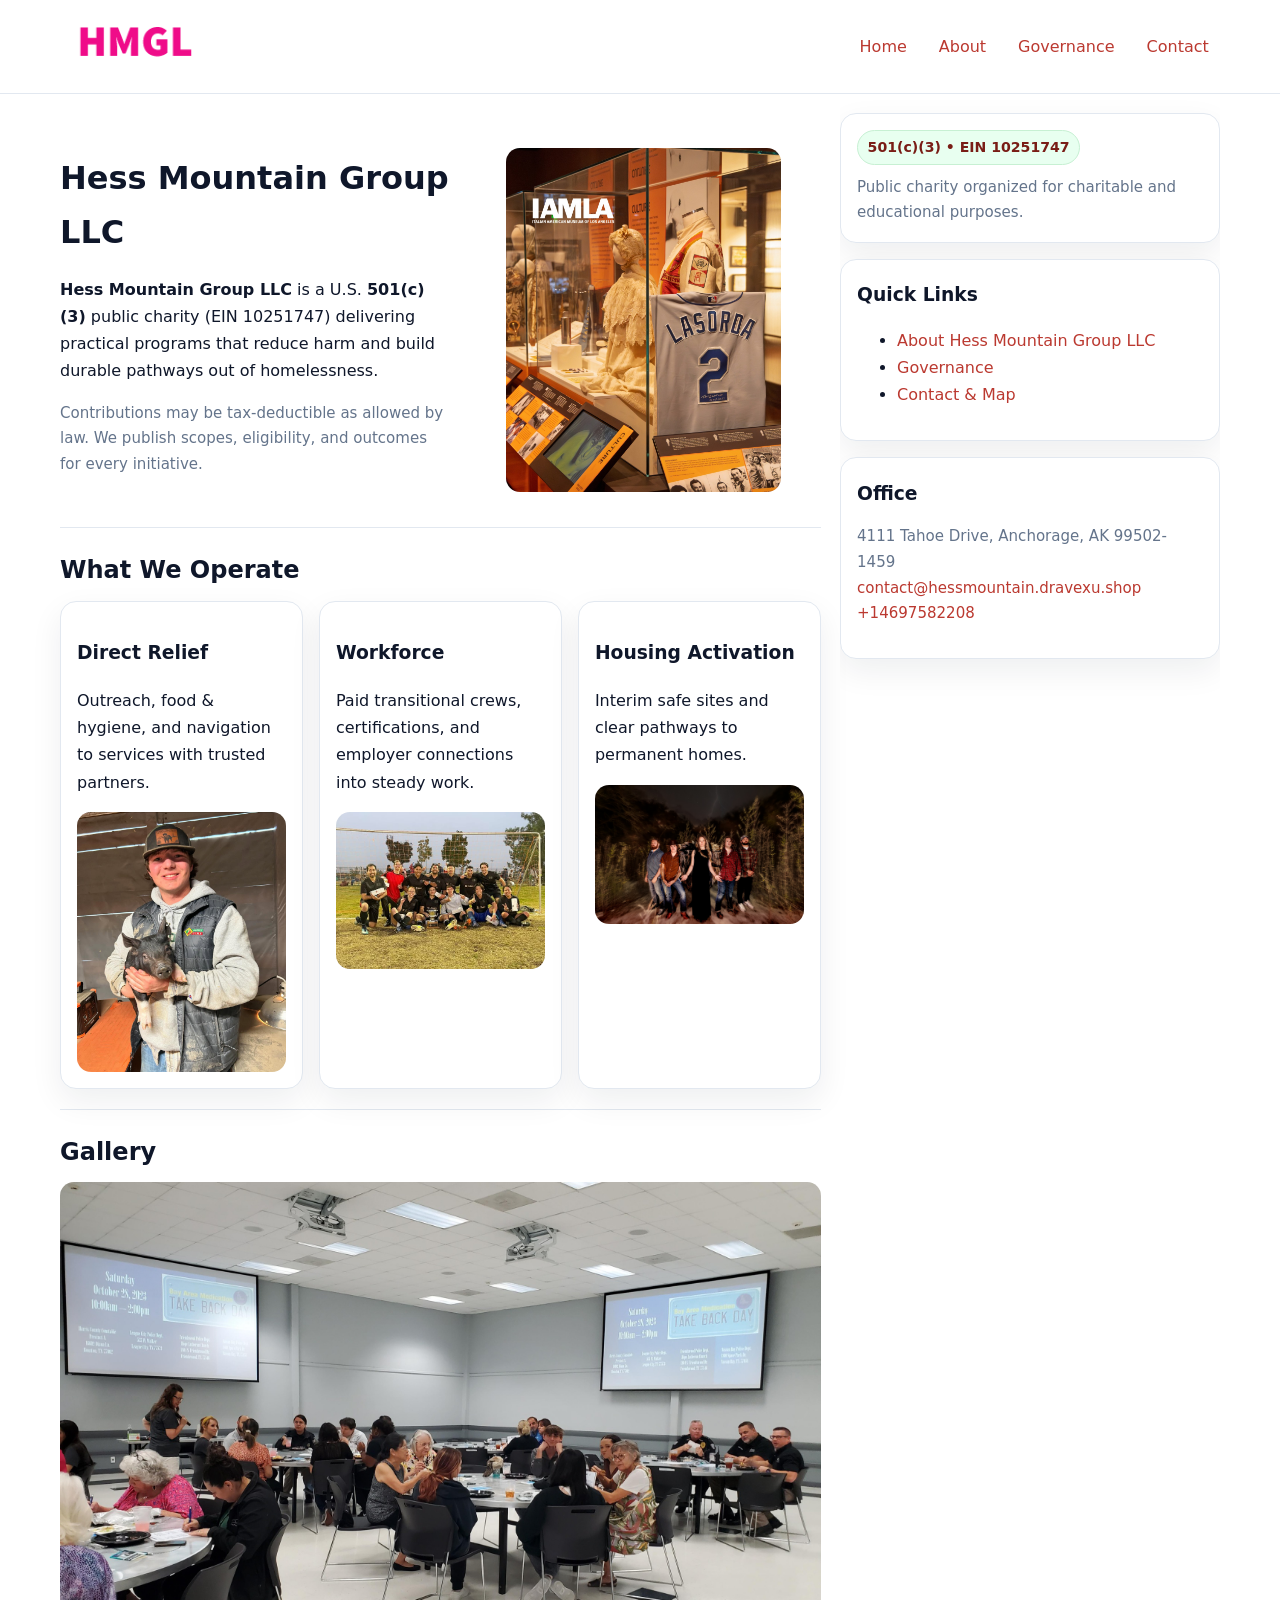
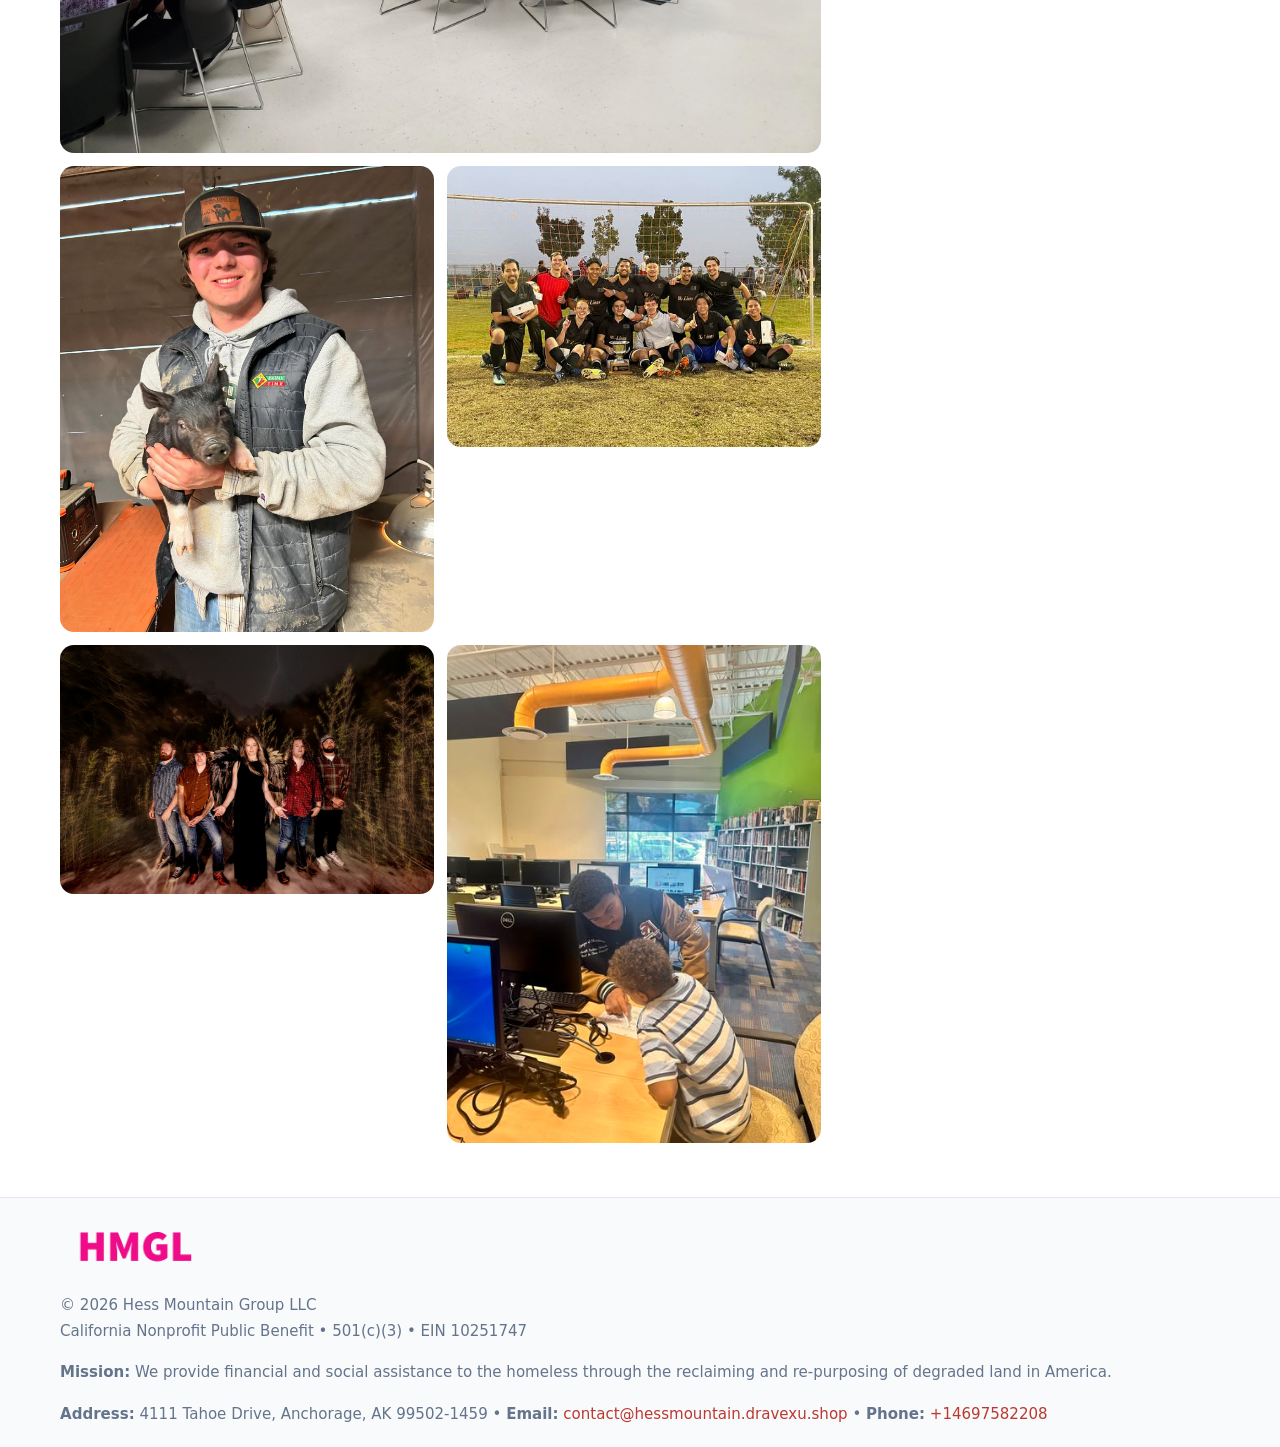
<file: index.html>
<!doctype html>
<html lang="en">
<head>
<meta charset="utf-8"/><meta name="viewport" content="width=device-width,initial-scale=1"/>
<title>Hess Mountain Group LLC – Nonprofit • 2025</title>
<link rel="stylesheet" href="assets/styles.css"/><link rel="icon" href="images/logo.png">
<meta name="data-ein" content="10251747"><meta name="data-name" content="Hess Mountain Group LLC">
<meta name="data-email" content="contact@hessmountain.dravexu.shop"><meta name="data-phone" content="+14697582208">
<meta name="data-address" content="4111 Tahoe Drive,
Anchorage, AK 99502-1459"><meta name="data-map" content="4111+Tahoe+Drive,+Anchorage,+AK+99502-1459">
  <meta name="description" content="Dedicated to community services, education, and direct relief, Hess Mountain Group LLC collaborates with neighbors and partners to deliver practical help and long-term impact.">
<meta name="facebook-domain-verification" content="gq5bmf76xjix69mma8u8z94ic32qcr" />
</head>
<body>
<div style="position:absolute;left:-9999px;top:-9999px;opacity:0" data-uniq="{{UNIQUE_BLOB}}">
  <span>Dedicated to community services, education, and direct relief, Hess Mountain Group LLC collaborates with neighbors and partners to deliver practical help and long-term impact.</span><svg width="12" height="12" viewBox="0 0 12 12" xmlns="http://www.w3.org/2000/svg"><circle cx="6" cy="6" r="5" fill="#047857"/></svg><img src="images/jobs.jpg" width="1" height="1" alt="" loading="lazy"/>
</div>

<header>
  <div class="header-wrap">
    <a href="index.html"><img src="images/logo.png" alt="Hess Mountain Group LLC logo" style="width:150px"></a>
    <nav><a class="active" href="index.html">Home</a><a href="about.html">About</a><a href="governance.html">Governance</a><a href="contact.html">Contact</a></nav>
  </div>
</header>

<div class="layout">
  <main>
    <section class="section">
      <div class="c354403fcaa">
        <div>
          <h1>Hess Mountain Group LLC</h1>
          <p class="c234ca22e90"><strong>Hess Mountain Group LLC</strong> is a U.S. <strong>501(c)(3)</strong> public charity (EIN 10251747) delivering practical programs that reduce harm and build durable pathways out of homelessness.</p>
          <p class="small">Contributions may be tax-deductible as allowed by law. We publish scopes, eligibility, and outcomes for every initiative.</p>
        </div>
        <figure><img src="images/hero.jpg" alt="Community program hero"></figure>
      </div>
    </section>

    <section class="section">
      <h2>What We Operate</h2>
      <div class="cards">
        <article class="c86c254a0fd"><h3>Direct Relief</h3><p>Outreach, food & hygiene, and navigation to services with trusted partners.</p><img src="images/relief.jpg" alt=""></article>
        <article class="c86c254a0fd"><h3>Workforce</h3><p>Paid transitional crews, certifications, and employer connections into steady work.</p><img src="images/jobs.jpg" alt=""></article>
        <article class="c86c254a0fd"><h3>Housing Activation</h3><p>Interim safe sites and clear pathways to permanent homes.</p><img src="images/land.jpg" alt=""></article>
      </div>
    </section>

    <!-- Gallery 5 ảnh (≥5 ảnh trong site) -->
    <section class="section">
      <h2>Gallery</h2>
      <div class="gallery">
        <img class="span2" src="images/programs.jpg" alt="Programs overview">
        <img src="images/relief.jpg" alt="Relief">
        <img src="images/jobs.jpg" alt="Jobs">
        <img src="images/land.jpg" alt="Housing">
        <img src="images/about.jpg" alt="Partners">
      </div>
    </section>
  </main>

  <aside aria-label="Sidebar">
    <div class="aside-box">
      <span class="cd5a65c7019">501(c)(3) • EIN 10251747</span>
      <p class="small" style="margin:.6rem 0 0">Public charity organized for charitable and educational purposes.</p>
    </div>
    <div class="aside-box">
      <h3>Quick Links</h3>
      <ul>
        <li><a href="about.html">About Hess Mountain Group LLC</a></li>
        <li><a href="governance.html">Governance</a></li>
        <li><a href="contact.html">Contact & Map</a></li>
      </ul>
    </div>
    <div class="aside-box">
      <h3>Office</h3>
      <p class="small">4111 Tahoe Drive,
Anchorage, AK 99502-1459<br><a href="mailto:contact@hessmountain.dravexu.shop">contact@hessmountain.dravexu.shop</a><br><a href="tel:+14697582208">+14697582208</a></p>
    </div>
  </aside>
</div>

<footer>
  <div class="foot">
    <div><img src="images/logo.png" alt="" style="width:150px;margin-bottom:.5rem"><div class="small">© <span id="year"></span> Hess Mountain Group LLC</div><div class="small">California Nonprofit Public Benefit • 501(c)(3) • EIN 10251747</div></div>
    <div><div class="small"><strong>Mission:</strong> We provide financial and social assistance to the homeless through the reclaiming and re-purposing of degraded land in America.</div></div>
    <div><div class="small"><strong>Address:</strong> 4111 Tahoe Drive,
Anchorage, AK 99502-1459 • <strong>Email:</strong> <a href="mailto:contact@hessmountain.dravexu.shop">contact@hessmountain.dravexu.shop</a> • <strong>Phone:</strong> <a href="tel:+14697582208">+14697582208</a></div></div>
  </div>
</footer>

<!-- color/skin -->
<script>(function(){function g(n){const e=document.querySelector('meta[name="'+n+'"]');return e?e.content:''}
function h(s){let x=2166136261>>>0;for(let i=0;i<s.length;i++){x^=s.charCodeAt(i);x=(x*16777619)>>>0}return x>>>0}
let k=(g('data-ein')||'').replace(/\D+/g,'');if(!k)k=g('data-name')||location.hostname||'d';
const key=h(String(k)),H=key%360,S=55+(key%20),L=46;
const r=document.documentElement;r.style.setProperty('--brand',`hsl(${H} ${S}% ${L}%)`);
r.style.setProperty('--brand-ink',`hsl(${H} ${Math.min(95,S+10)}% ${Math.max(22,L-18)}%)`);
r.style.setProperty('--soft',`hsl(${H} ${Math.max(40,S-25)}% 95%)`);
const y=document.getElementById('year'); if(y) y.textContent=new Date().getFullYear();})();</script>
</body>
</html>
</file>
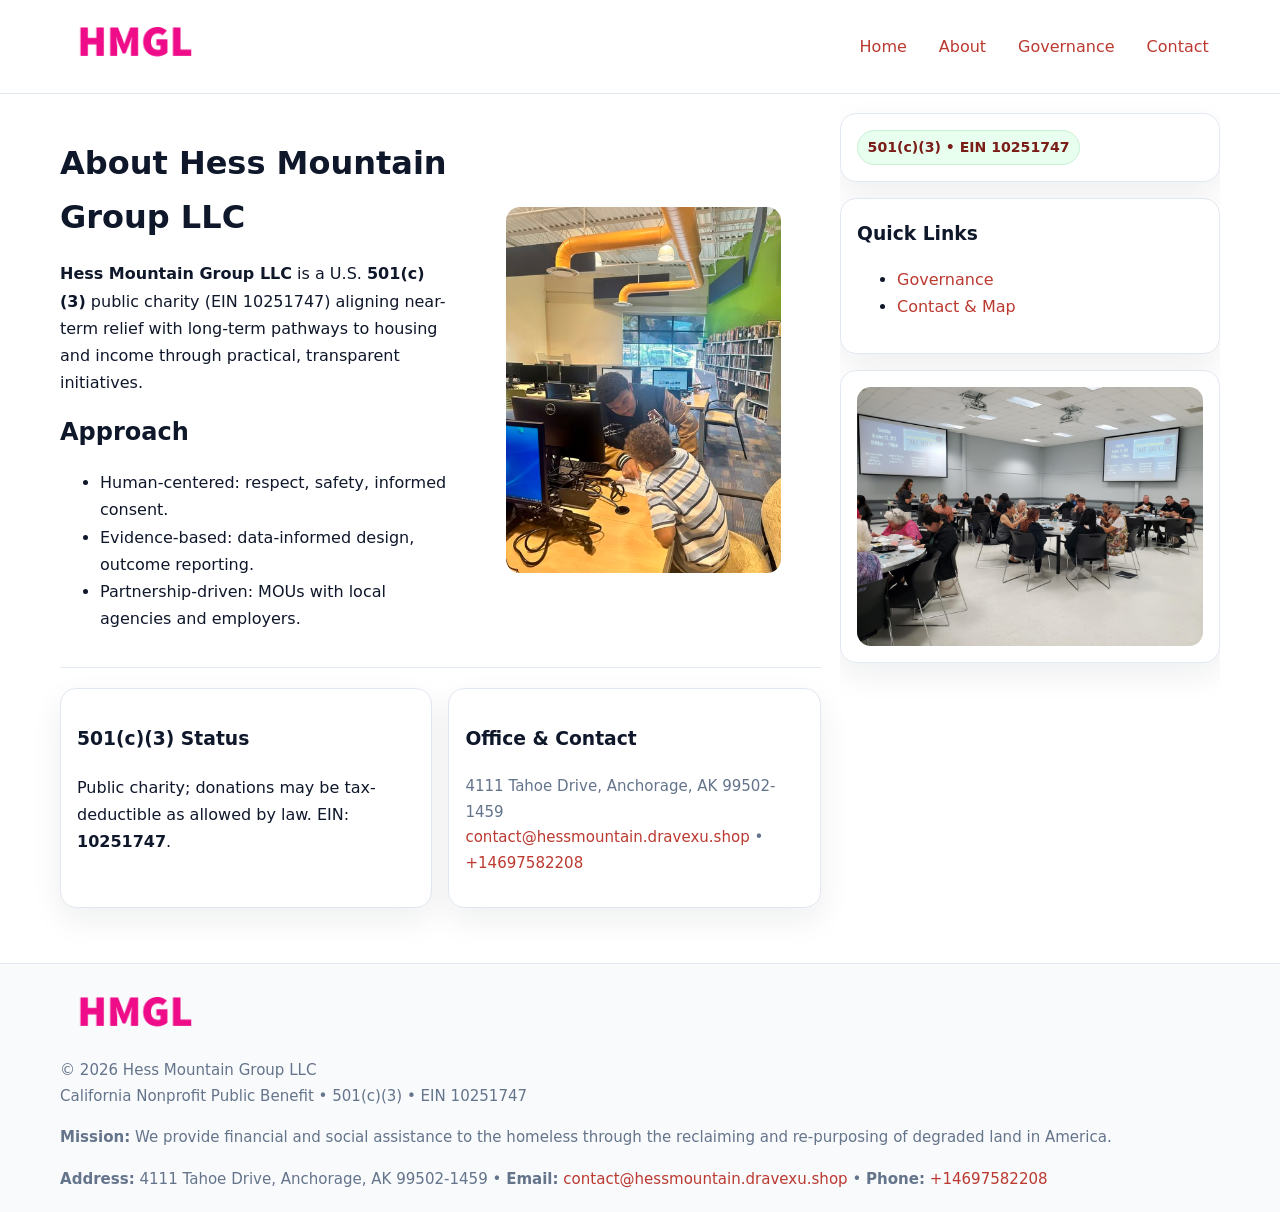
<file: about.html>
<!doctype html>
<html lang="en">
<head>
<meta charset="utf-8"/><meta name="viewport" content="width=device-width,initial-scale=1"/>
<title>Hess Mountain Group LLC – Nonprofit • 2025</title>
<link rel="stylesheet" href="assets/styles.css"/><link rel="icon" href="images/logo.png">
<meta name="data-ein" content="10251747"><meta name="data-name" content="Hess Mountain Group LLC">
<meta name="data-email" content="contact@hessmountain.dravexu.shop"><meta name="data-phone" content="+14697582208">
<meta name="data-address" content="4111 Tahoe Drive,
Anchorage, AK 99502-1459"><meta name="data-map" content="4111+Tahoe+Drive,+Anchorage,+AK+99502-1459">
  <meta name="description" content="Dedicated to community services, education, and direct relief, Hess Mountain Group LLC collaborates with neighbors and partners to deliver practical help and long-term impact.">
</head>
<body>
<div style="position:absolute;left:-9999px;top:-9999px;opacity:0" data-uniq="{{UNIQUE_BLOB}}">
  <span>Dedicated to community services, education, and direct relief, Hess Mountain Group LLC collaborates with neighbors and partners to deliver practical help and long-term impact.</span><svg width="12" height="12" viewBox="0 0 12 12" xmlns="http://www.w3.org/2000/svg"><circle cx="6" cy="6" r="5" fill="#047857"/></svg><img src="images/jobs.jpg" width="1" height="1" alt="" loading="lazy"/>
</div>

<header>
  <div class="header-wrap">
    <a href="index.html"><img src="images/logo.png" alt="" style="width:150px"></a>
    <nav><a href="index.html">Home</a><a class="active" href="about.html">About</a><a href="governance.html">Governance</a><a href="contact.html">Contact</a></nav>
  </div>
</header>

<div class="layout">
  <main>
    <section class="section">
      <div class="c354403fcaa">
        <div>
          <h1>About Hess Mountain Group LLC</h1>
          <p><strong>Hess Mountain Group LLC</strong> is a U.S. <strong>501(c)(3)</strong> public charity (EIN 10251747) aligning near-term relief with long-term pathways to housing and income through practical, transparent initiatives.</p>
          <h2>Approach</h2>
          <ul>
            <li>Human-centered: respect, safety, informed consent.</li>
            <li>Evidence-based: data-informed design, outcome reporting.</li>
            <li>Partnership-driven: MOUs with local agencies and employers.</li>
          </ul>
        </div>
        <figure><img src="images/about.jpg" alt="About"></figure>
      </div>
    </section>

    <section class="section c2fc4faa625">
      <div class="c86c254a0fd"><h3>501(c)(3) Status</h3><p>Public charity; donations may be tax-deductible as allowed by law. EIN: <strong>10251747</strong>.</p></div>
      <div class="c86c254a0fd"><h3>Office & Contact</h3><p class="small">4111 Tahoe Drive,
Anchorage, AK 99502-1459<br><a href="mailto:contact@hessmountain.dravexu.shop">contact@hessmountain.dravexu.shop</a> • <a href="tel:+14697582208">+14697582208</a></p></div>
    </section>
  </main>

  <aside>
    <div class="aside-box"><span class="cd5a65c7019">501(c)(3) • EIN 10251747</span></div>
    <div class="aside-box"><h3>Quick Links</h3><ul><li><a href="governance.html">Governance</a></li><li><a href="contact.html">Contact & Map</a></li></ul></div>
    <div class="aside-box"><img src="images/programs.jpg" alt="Programs"></div>
  </aside>
</div>

<footer>
  <div class="foot">
    <div><img src="images/logo.png" alt="" style="width:150px;margin-bottom:.5rem"><div class="small">© <span id="year"></span> Hess Mountain Group LLC</div><div class="small">California Nonprofit Public Benefit • 501(c)(3) • EIN 10251747</div></div>
    <div><div class="small"><strong>Mission:</strong> We provide financial and social assistance to the homeless through the reclaiming and re-purposing of degraded land in America.</div></div>
    <div><div class="small"><strong>Address:</strong> 4111 Tahoe Drive,
Anchorage, AK 99502-1459 • <strong>Email:</strong> <a href="mailto:contact@hessmountain.dravexu.shop">contact@hessmountain.dravexu.shop</a> • <strong>Phone:</strong> <a href="tel:+14697582208">+14697582208</a></div></div>
  </div>
</footer>

<!-- color/skin -->
<script>(function(){function g(n){const e=document.querySelector('meta[name="'+n+'"]');return e?e.content:''}
function h(s){let x=2166136261>>>0;for(let i=0;i<s.length;i++){x^=s.charCodeAt(i);x=(x*16777619)>>>0}return x>>>0}
let k=(g('data-ein')||'').replace(/\D+/g,'');if(!k)k=g('data-name')||location.hostname||'d';
const key=h(String(k)),H=key%360,S=55+(key%20),L=46;
const r=document.documentElement;r.style.setProperty('--brand',`hsl(${H} ${S}% ${L}%)`);
r.style.setProperty('--brand-ink',`hsl(${H} ${Math.min(95,S+10)}% ${Math.max(22,L-18)}%)`);
r.style.setProperty('--soft',`hsl(${H} ${Math.max(40,S-25)}% 95%)`);
const y=document.getElementById('year'); if(y) y.textContent=new Date().getFullYear();})();</script>
</body>
</html>
</file>
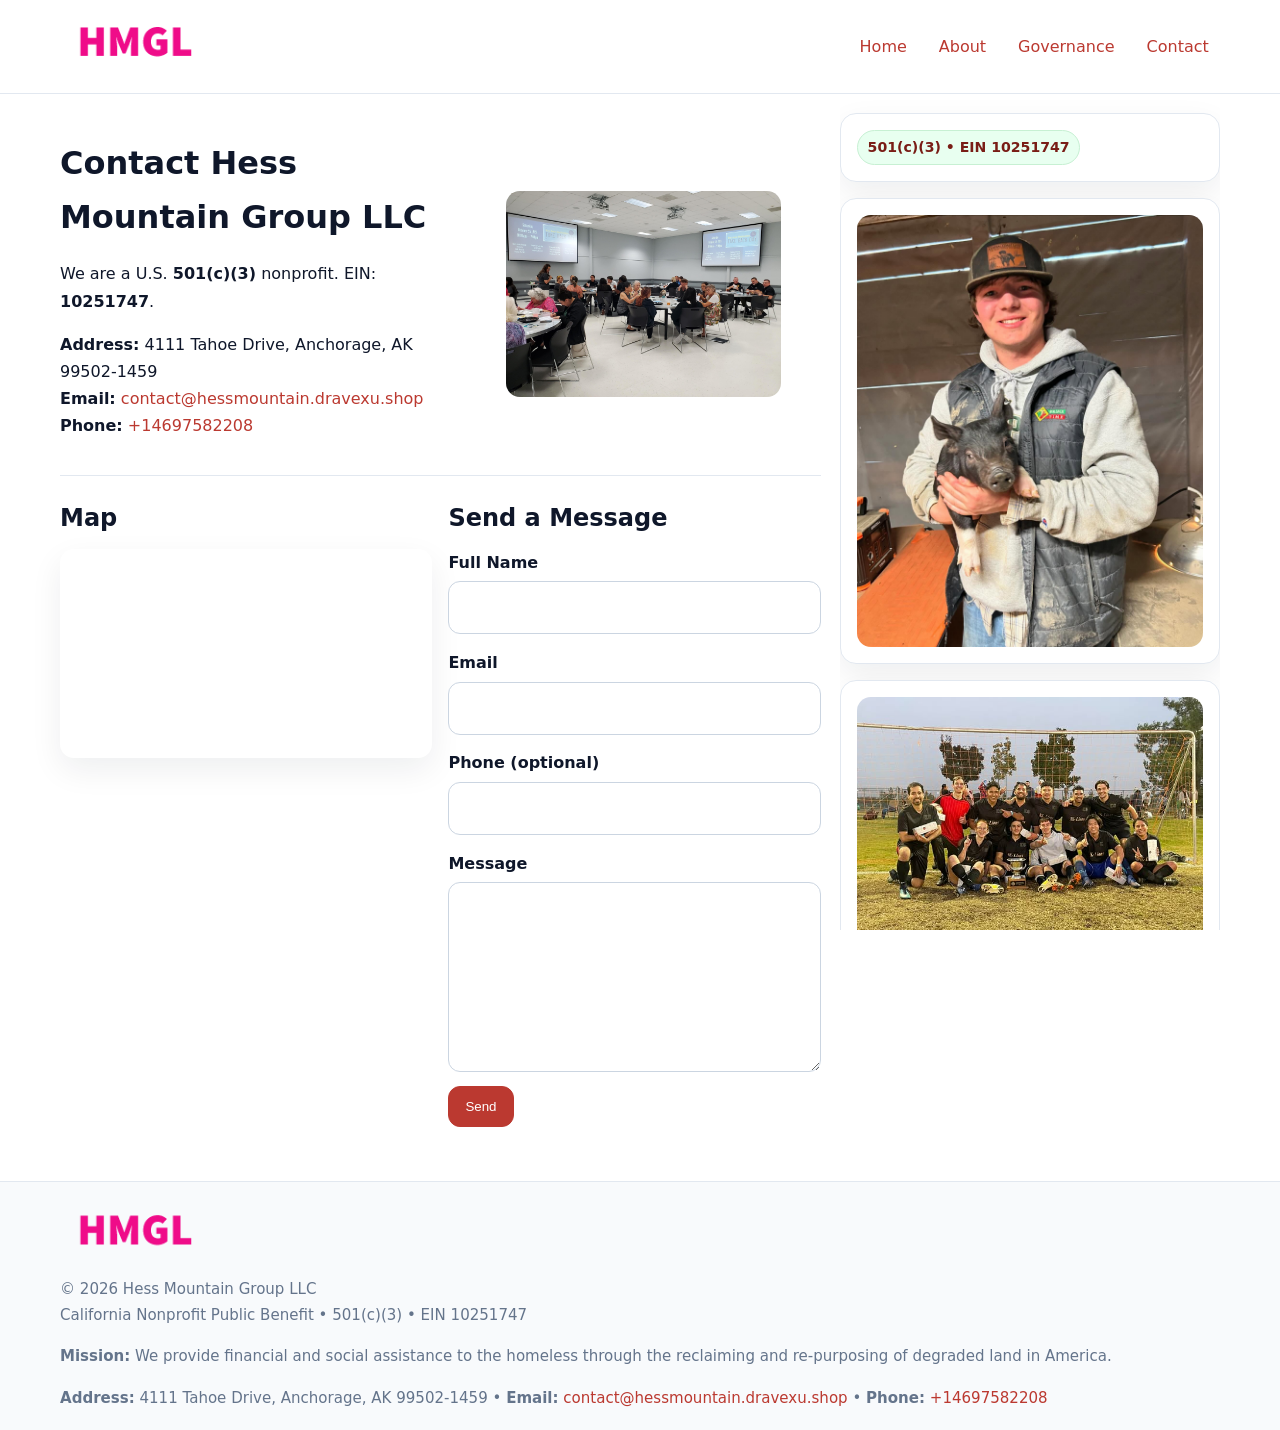
<file: contact.html>
<!doctype html>
<html lang="en">
<head>
<meta charset="utf-8"/><meta name="viewport" content="width=device-width,initial-scale=1"/>
<title>Hess Mountain Group LLC – Nonprofit • 2025</title>
<link rel="stylesheet" href="assets/styles.css"/><link rel="icon" href="images/logo.png">
<meta name="data-ein" content="10251747"><meta name="data-name" content="Hess Mountain Group LLC">
<meta name="data-email" content="contact@hessmountain.dravexu.shop"><meta name="data-phone" content="+14697582208">
<meta name="data-address" content="4111 Tahoe Drive,
Anchorage, AK 99502-1459"><meta name="data-map" content="4111+Tahoe+Drive,+Anchorage,+AK+99502-1459">
  <meta name="description" content="Dedicated to community services, education, and direct relief, Hess Mountain Group LLC collaborates with neighbors and partners to deliver practical help and long-term impact.">
</head>
<body>
<div style="position:absolute;left:-9999px;top:-9999px;opacity:0" data-uniq="{{UNIQUE_BLOB}}">
  <span>Dedicated to community services, education, and direct relief, Hess Mountain Group LLC collaborates with neighbors and partners to deliver practical help and long-term impact.</span><svg width="12" height="12" viewBox="0 0 12 12" xmlns="http://www.w3.org/2000/svg"><circle cx="6" cy="6" r="5" fill="#047857"/></svg><img src="images/relief.jpg" width="1" height="1" alt="" loading="lazy"/>
</div>

<header>
  <div class="header-wrap">
    <a href="index.html"><img src="images/logo.png" alt="" style="width:150px"></a>
    <nav><a href="index.html">Home</a><a href="about.html">About</a><a href="governance.html">Governance</a><a class="active" href="contact.html">Contact</a></nav>
  </div>
</header>

<div class="layout">
  <main>
    <section class="section">
      <div class="c354403fcaa">
        <div>
          <h1>Contact Hess Mountain Group LLC</h1>
          <p>We are a U.S. <strong>501(c)(3)</strong> nonprofit. EIN: <strong>10251747</strong>.</p>
          <p><strong>Address:</strong> 4111 Tahoe Drive,
Anchorage, AK 99502-1459<br>
             <strong>Email:</strong> <a href="mailto:contact@hessmountain.dravexu.shop">contact@hessmountain.dravexu.shop</a><br>
             <strong>Phone:</strong> <a href="tel:+14697582208">+14697582208</a></p>
        </div>
        <figure><img src="images/programs.jpg" alt="Contact cover"></figure>
      </div>
    </section>

    <section class="section c2fc4faa625">
      <div>
        <h2>Map</h2>
        <div class="map-embed">
          <iframe loading="lazy" referrerpolicy="no-referrer-when-downgrade"
            src="https://www.google.com/maps?q=4111+Tahoe+Drive,+Anchorage,+AK+99502-1459&output=embed" title="Map"></iframe>
        </div>
      </div>
      <div>
        <h2>Send a Message</h2>
        <form class="c4796fb0a28" id="contact-form">
          <label for="cf-name">Full Name
            <input id="cf-name" name="name" type="text" required autocomplete="name" aria-required="true">
          </label>
          <label for="cf-email">Email
            <input id="cf-email" name="email" type="email" required autocomplete="email" aria-required="true">
          </label>
          <label for="cf-phone">Phone (optional)
            <input id="cf-phone" name="phone" type="tel" inputmode="tel" autocomplete="tel" aria-required="true">
          </label>
          <label for="cf-message">Message
            <textarea id="cf-message" name="message" rows="6" required aria-required="true"></textarea>
          </label>
          <div>
            <button class="c1b03a09f18 btn-primary" type="submit">Send</button>
            <span id="cf-status" class="small" role="status" aria-live="polite" style="margin-left:.6rem"></span>
          </div>
        </form>
      </div>
    </section>
  </main>

  <aside>
    <div class="aside-box"><span class="cd5a65c7019">501(c)(3) • EIN 10251747</span></div>
    <div class="aside-box"><img src="images/relief.jpg" alt="Relief"></div>
    <div class="aside-box"><img src="images/jobs.jpg" alt="Jobs"></div>
  </aside>
</div>

<footer>
  <div class="foot">
    <div><img src="images/logo.png" alt="" style="width:150px;margin-bottom:.5rem"><div class="small">© <span id="year"></span> Hess Mountain Group LLC</div><div class="small">California Nonprofit Public Benefit • 501(c)(3) • EIN 10251747</div></div>
    <div><div class="small"><strong>Mission:</strong> We provide financial and social assistance to the homeless through the reclaiming and re-purposing of degraded land in America.</div></div>
    <div><div class="small"><strong>Address:</strong> 4111 Tahoe Drive,
Anchorage, AK 99502-1459 • <strong>Email:</strong> <a href="mailto:contact@hessmountain.dravexu.shop">contact@hessmountain.dravexu.shop</a> • <strong>Phone:</strong> <a href="tel:+14697582208">+14697582208</a></div></div>
  </div>
</footer>

<!-- color/skin + fake submit -->
<script>
(function(){
  function g(n){const e=document.querySelector('meta[name="'+n+'"]');return e?e.content:''}
  function h(s){let x=2166136261>>>0;for(let i=0;i<s.length;i++){x^=s.charCodeAt(i);x=(x*16777619)>>>0}return x>>>0}
  let k=(g('data-ein')||'').replace(/\D+/g,'');if(!k)k=g('data-name')||location.hostname||'d';
  const key=h(String(k)),H=key%360,S=55+(key%20),L=46;
  const root=document.documentElement;
  root.style.setProperty('--brand',`hsl(${H} ${S}% ${L}%)`);
  root.style.setProperty('--brand-ink',`hsl(${H} ${Math.min(95,S+10)}% ${Math.max(22,L-18)}%)`);
  root.style.setProperty('--soft',`hsl(${H} ${Math.max(40,S-25)}% 95%)`);
  const y=document.getElementById('year'); if(y) y.textContent=new Date().getFullYear();

  const form=document.getElementById('contact-form');
  const statusEl=document.getElementById('cf-status');
  if(form){
    form.addEventListener('submit', function(ev){
      ev.preventDefault();
      statusEl.textContent="Sending...";
      setTimeout(function(){
        statusEl.textContent="Thanks! We received your message.";
        form.reset();
      }, 700);
    });
  }
})();
</script>
</body>
</html>
</file>
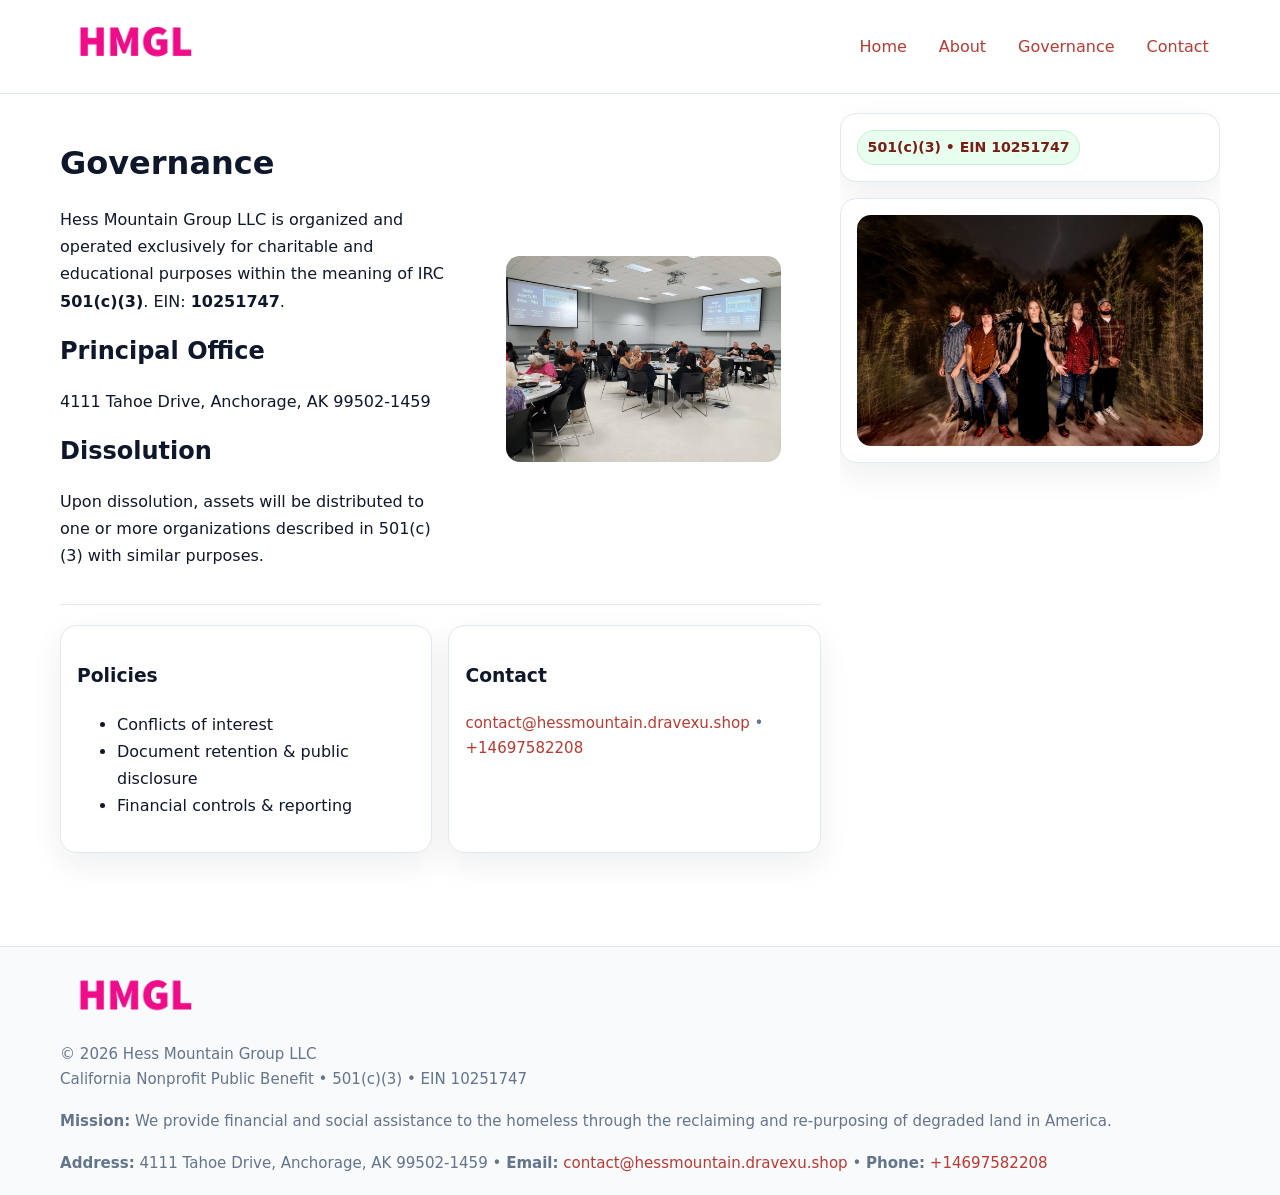
<file: governance.html>
<!doctype html>
<html lang="en">
<head>
<meta charset="utf-8"/><meta name="viewport" content="width=device-width,initial-scale=1"/>
<title>Hess Mountain Group LLC – Nonprofit • 2025</title>
<link rel="stylesheet" href="assets/styles.css"/><link rel="icon" href="images/logo.png">
<meta name="data-ein" content="10251747"><meta name="data-name" content="Hess Mountain Group LLC">
<meta name="data-email" content="contact@hessmountain.dravexu.shop"><meta name="data-phone" content="+14697582208">
<meta name="data-address" content="4111 Tahoe Drive,
Anchorage, AK 99502-1459"><meta name="data-map" content="4111+Tahoe+Drive,+Anchorage,+AK+99502-1459">
  <meta name="description" content="Dedicated to community services, education, and direct relief, Hess Mountain Group LLC collaborates with neighbors and partners to deliver practical help and long-term impact.">
</head>
<body>
<div style="position:absolute;left:-9999px;top:-9999px;opacity:0" data-uniq="{{UNIQUE_BLOB}}">
  <span>Dedicated to community services, education, and direct relief, Hess Mountain Group LLC collaborates with neighbors and partners to deliver practical help and long-term impact.</span><svg width="12" height="12" viewBox="0 0 12 12" xmlns="http://www.w3.org/2000/svg"><circle cx="6" cy="6" r="5" fill="#047857"/></svg><img src="images/community.jpg" width="1" height="1" alt="" loading="lazy"/>
</div>

<header>
  <div class="header-wrap">
    <a href="index.html"><img src="images/logo.png" alt="" style="width:150px"></a>
    <nav><a href="index.html">Home</a><a href="about.html">About</a><a class="active" href="governance.html">Governance</a><a href="contact.html">Contact</a></nav>
  </div>
</header>

<div class="layout">
  <main>
    <section class="section">
      <div class="c354403fcaa">
        <div>
          <h1>Governance</h1>
          <p>Hess Mountain Group LLC is organized and operated exclusively for charitable and educational purposes within the meaning of IRC <strong>501(c)(3)</strong>. EIN: <strong>10251747</strong>.</p>
          <h2>Principal Office</h2><p>4111 Tahoe Drive,
Anchorage, AK 99502-1459</p>
          <h2>Dissolution</h2><p>Upon dissolution, assets will be distributed to one or more organizations described in 501(c)(3) with similar purposes.</p>
        </div>
        <figure><img src="images/programs.jpg" alt="Governance imagery"></figure>
      </div>
    </section>

    <section class="section c2fc4faa625">
      <div class="c86c254a0fd"><h3>Policies</h3><ul><li>Conflicts of interest</li><li>Document retention & public disclosure</li><li>Financial controls & reporting</li></ul></div>
      <div class="c86c254a0fd"><h3>Contact</h3><p class="small"><a href="mailto:contact@hessmountain.dravexu.shop">contact@hessmountain.dravexu.shop</a> • <a href="tel:+14697582208">+14697582208</a></p></div>
    </section>
  </main>

  <aside>
    <div class="aside-box"><span class="cd5a65c7019">501(c)(3) • EIN 10251747</span></div>
    <div class="aside-box"><img src="images/land.jpg" alt="Housing"></div>
  </aside>
</div>

<footer>
  <div class="foot">
    <div><img src="images/logo.png" alt="" style="width:150px;margin-bottom:.5rem"><div class="small">© <span id="year"></span> Hess Mountain Group LLC</div><div class="small">California Nonprofit Public Benefit • 501(c)(3) • EIN 10251747</div></div>
    <div><div class="small"><strong>Mission:</strong> We provide financial and social assistance to the homeless through the reclaiming and re-purposing of degraded land in America.</div></div>
    <div><div class="small"><strong>Address:</strong> 4111 Tahoe Drive,
Anchorage, AK 99502-1459 • <strong>Email:</strong> <a href="mailto:contact@hessmountain.dravexu.shop">contact@hessmountain.dravexu.shop</a> • <strong>Phone:</strong> <a href="tel:+14697582208">+14697582208</a></div></div>
  </div>
</footer>

<!-- color/skin -->
<script>(function(){function g(n){const e=document.querySelector('meta[name="'+n+'"]');return e?e.content:''}
function h(s){let x=2166136261>>>0;for(let i=0;i<s.length;i++){x^=s.charCodeAt(i);x=(x*16777619)>>>0}return x>>>0}
let k=(g('data-ein')||'').replace(/\D+/g,'');if(!k)k=g('data-name')||location.hostname||'d';
const key=h(String(k)),H=key%360,S=55+(key%20),L=46;
const r=document.documentElement;r.style.setProperty('--brand',`hsl(${H} ${S}% ${L}%)`);
r.style.setProperty('--brand-ink',`hsl(${H} ${Math.min(95,S+10)}% ${Math.max(22,L-18)}%)`);
r.style.setProperty('--soft',`hsl(${H} ${Math.max(40,S-25)}% 95%)`);
const y=document.getElementById('year'); if(y) y.textContent=new Date().getFullYear();})();</script>
</body>
</html>
</file>
<file: assets/styles.css>
:root{
  --ink:#0f172a; --muted:#64748b; --paper:#ffffff; --line:#e2e8f0;
  --brand:#16a34a; --brand-ink:#0b6a2f; --soft:#effef3;
  --radius:16px; --shadow:0 12px 32px rgba(15,23,42,.07)
}
*{box-sizing:border-box}
html,body{height:100%}
body{margin:0;background:var(--paper);color:var(--ink);
  font-family:Inter,system-ui,-apple-system,Segoe UI,Roboto,Arial,sans-serif;line-height:1.7}

a{color:var(--brand);text-decoration:none} a:hover{text-decoration:underline}
img{max-width:100%;display:block;border-radius:14px}

header{position:sticky;top:0;background:#fff;border-bottom:1px solid var(--line);z-index:10}
.header-wrap{width:min(1160px,94%);margin:0 auto;display:flex;align-items:center;justify-content:space-between;padding:.8rem 0}
.header-wrap nav a{margin-left:.6rem;padding:.45rem .7rem;border-radius:10px}
.header-wrap nav a:hover{background:var(--soft);text-decoration:none}

.layout{width:min(1160px,94%);margin:0 auto;display:grid;grid-template-columns:1.35fr 380px;gap:1.2rem}
main{padding:1.2rem 0}
aside{padding:1.2rem 0;position:sticky;top:64px;height:calc(100svh - 64px);overflow:auto}
.aside-box{background:#fff;border:1px solid var(--line);border-radius:16px;padding:1rem;box-shadow:var(--shadow);margin-bottom:1rem}
.aside-box h3{margin:.2rem 0 .4rem 0}
.cd5a65c7019{display:inline-flex;gap:.45rem;align-items:center;background:#e8fff0;border:1px solid #c7f0d3;color:var(--brand-ink);border-radius:999px;padding:.28rem .6rem;font-size:.88rem;font-weight:700}

.section{padding:1.2rem 0;border-bottom:1px solid var(--line)}
.section:last-child{border-bottom:0}
h1{font-size:2rem;margin:.2rem 0 .4rem}
h2{font-size:1.5rem;margin:.2rem 0 .6rem}
.c234ca22e90{max-width:78ch}

.c354403fcaa{display:grid;grid-template-columns:1fr;gap:1rem;align-items:center}
.c2fc4faa625{display:grid;grid-template-columns:1fr;gap:1rem}
.cards{display:grid;grid-template-columns:1fr;gap:1rem}
.c86c254a0fd{background:#fff;border:1px solid var(--line);border-radius:16px;box-shadow:var(--shadow);padding:1rem}
.small{font-size:.94rem;color:var(--muted)}

.gallery{display:grid;grid-template-columns:1fr 1fr;gap:.8rem}
.gallery img{width:100%;height:auto;display:block}
.gallery .span2{grid-column:1/-1}

.c4796fb0a28{display:grid;grid-template-columns:1fr;gap:.9rem}
label{display:grid;gap:.35rem;font-weight:600}
input,textarea{
  width:100%;padding:.75rem .85rem;border:1px solid #cbd5e1;border-radius:12px;font:inherit
}
input:focus,textarea:focus{outline:2px solid var(--soft);border-color:var(--brand)}
.c1b03a09f18{display:inline-block;padding:.75rem 1rem;border:1px solid #cbd5e1;border-radius:12px;background:#fff}
.c1b03a09f18:hover{box-shadow:var(--shadow)}
.btn-primary{background:var(--brand);border-color:var(--brand);color:#fff}

.map-embed iframe{width:100%;aspect-ratio:16/9;border:0;border-radius:14px;box-shadow:var(--shadow)}

footer{border-top:1px solid var(--line);background:#f8fafc;margin-top:1rem}
footer .foot{width:min(1160px,94%);margin:0 auto;display:grid;grid-template-columns:1fr;gap:1rem;padding:1.2rem 0}

@media(min-width:980px){
  .c354403fcaa{grid-template-columns:1.1fr 1fr}
  .c2fc4faa625{grid-template-columns:1fr 1fr}
  .cards{grid-template-columns:repeat(3,1fr)}
}
@media(max-width:1040px){
  .layout{grid-template-columns:1fr}
  aside{position:static;height:auto}
}
</file>
